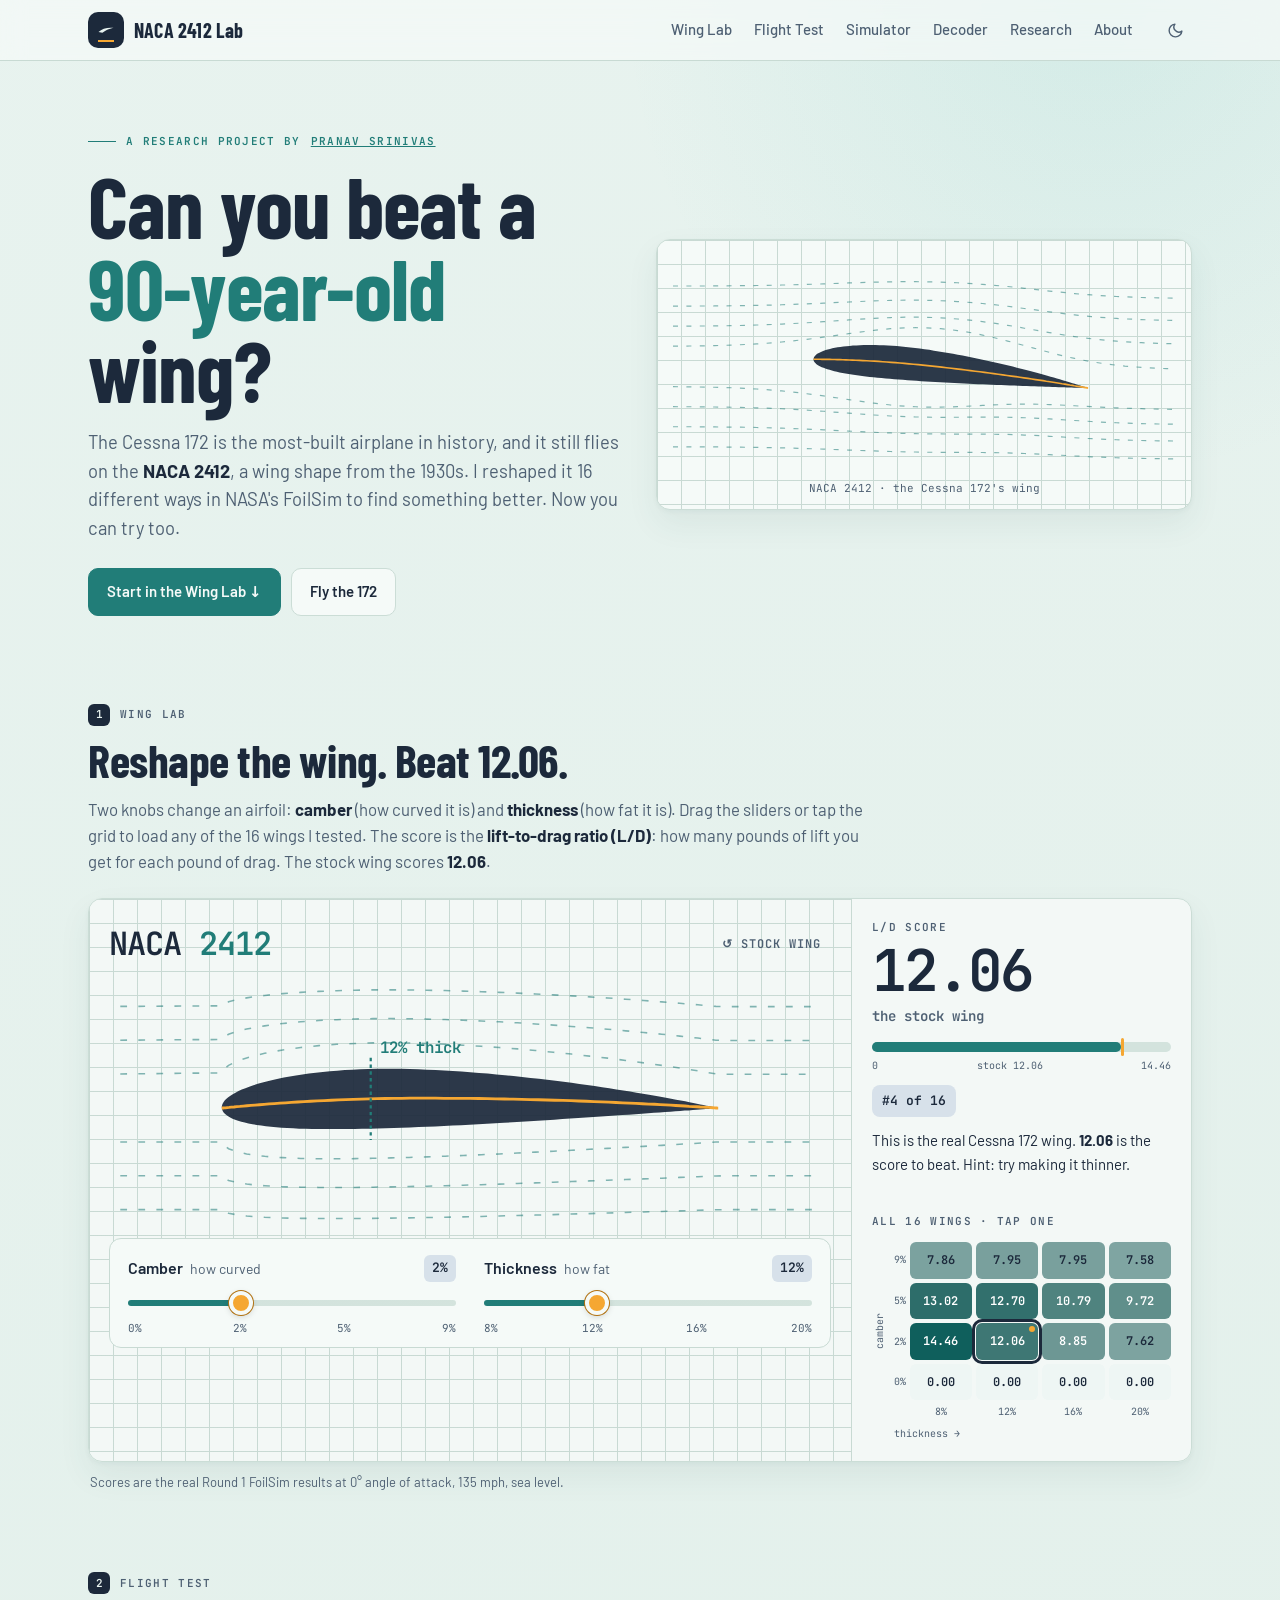
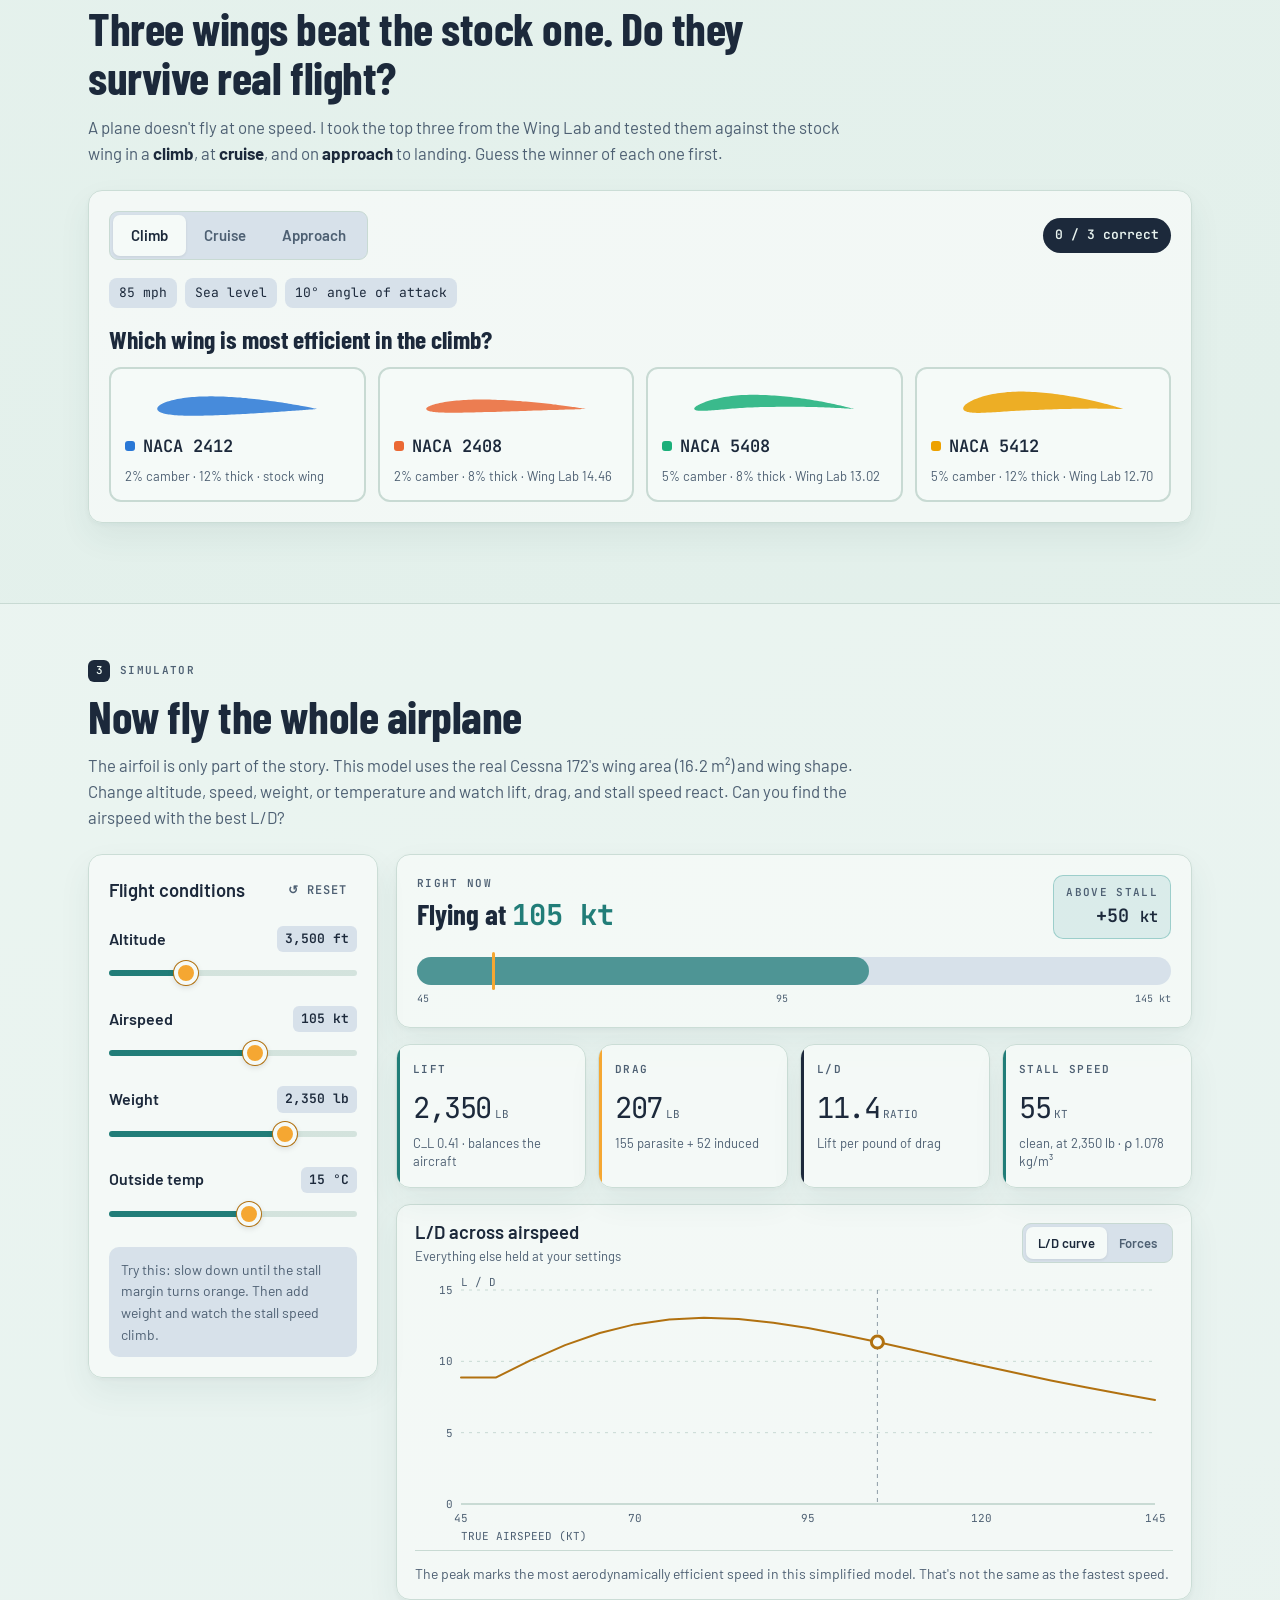
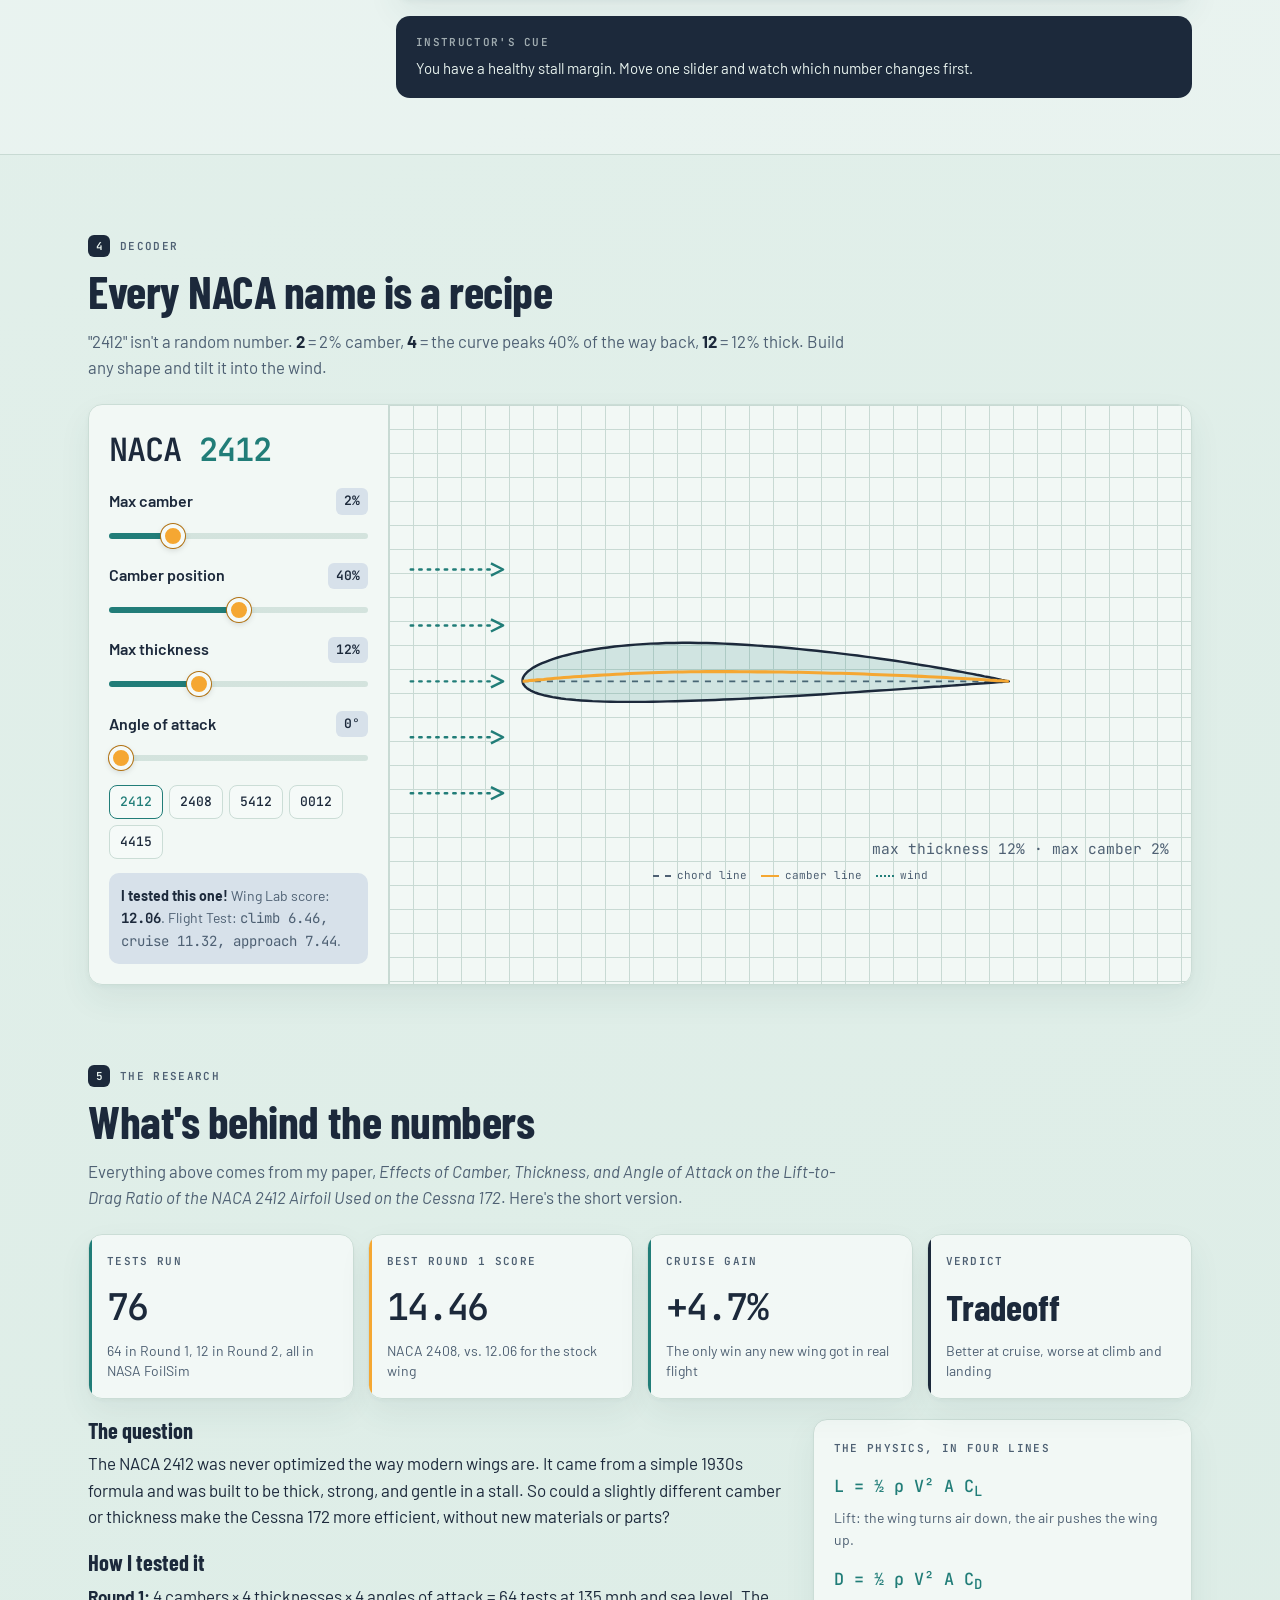
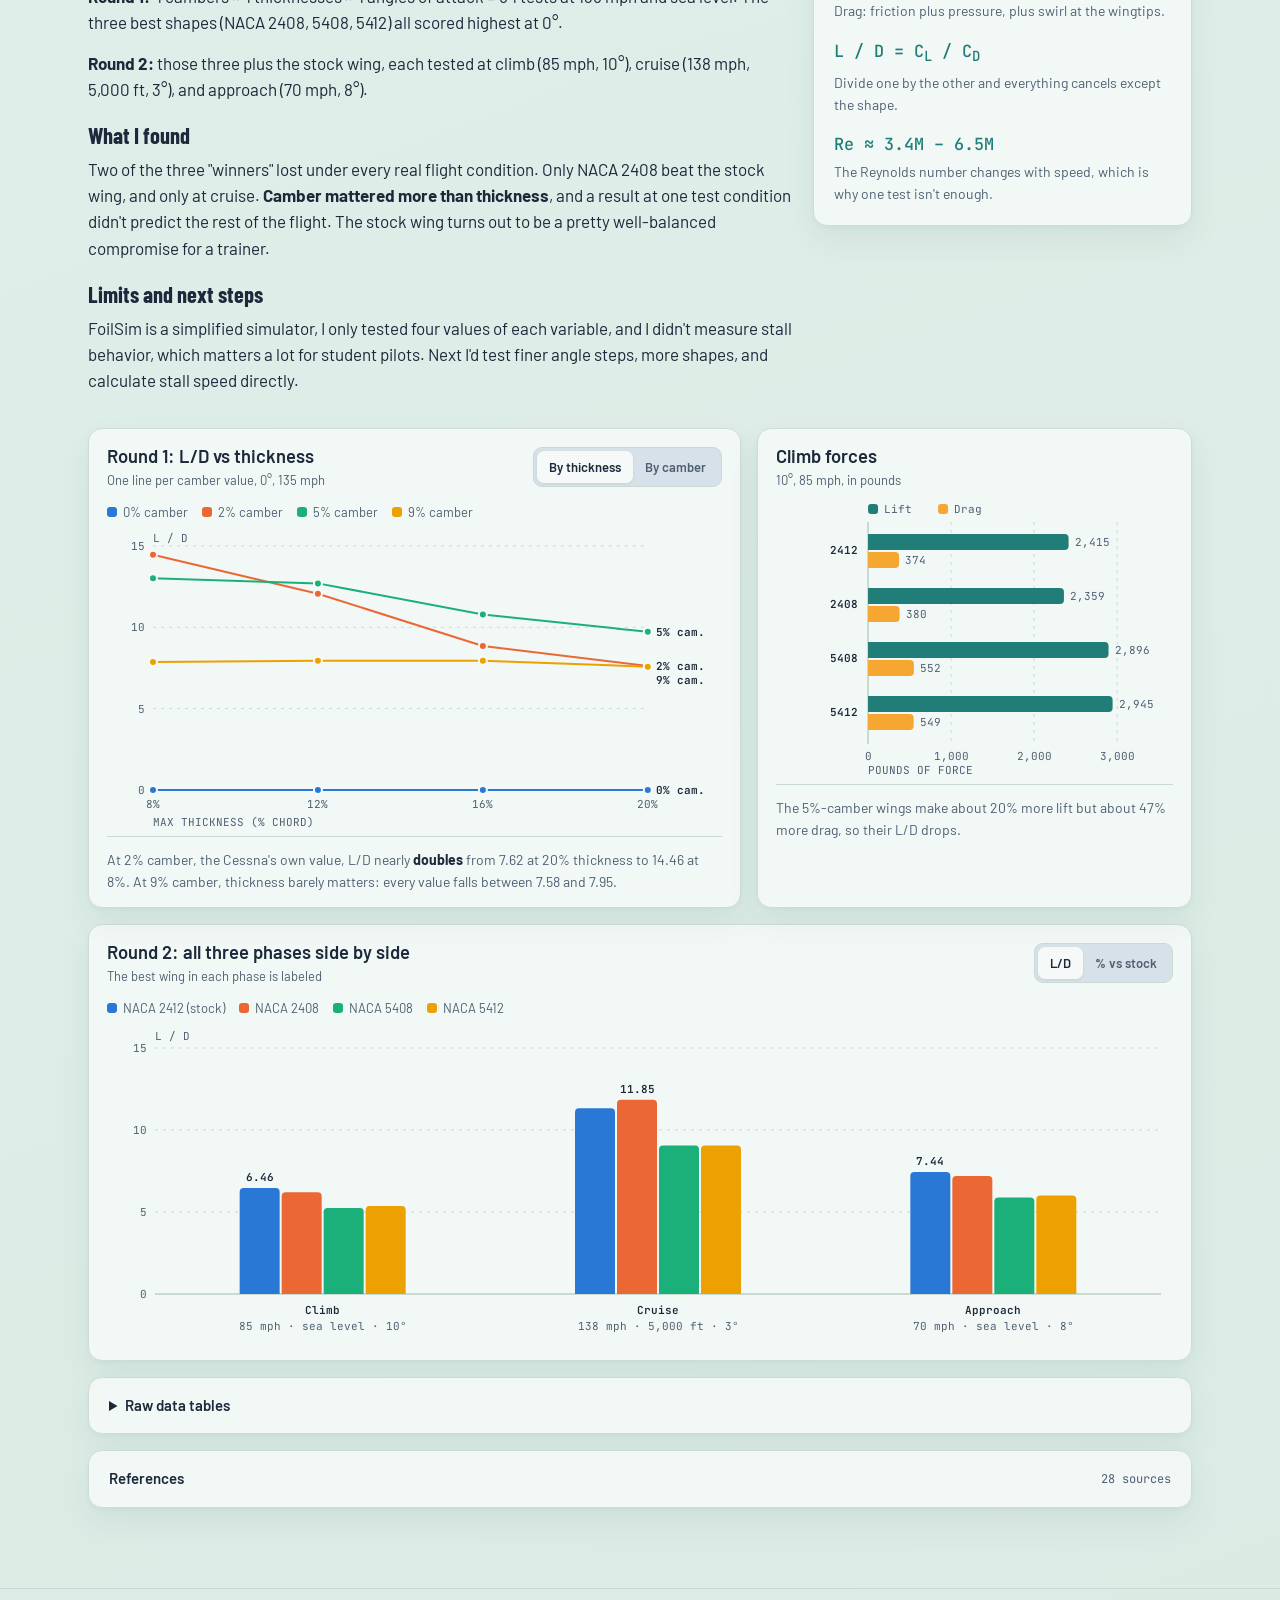
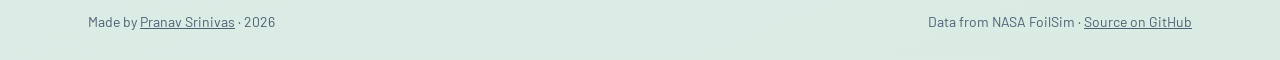
<file: index.html>
<!doctype html>
<html lang="en">
<head>
  <meta charset="utf-8" />
  <meta name="viewport" content="width=device-width, initial-scale=1" />
  <title>Can You Beat a 1930s Wing? · NACA 2412 Airfoil Study</title>
  <meta name="description" content="The Cessna 172 still flies on the NACA 2412 airfoil from the 1930s. Reshape it, flight-test it, and fly it, using real FoilSim results from Pranav Srinivas's research." />
  <meta property="og:title" content="Can You Beat a 1930s Wing?" />
  <meta property="og:description" content="Reshape the Cessna 172's NACA 2412 airfoil and test it against real FoilSim data." />
  <meta property="og:type" content="website" />
  <meta name="theme-color" content="#e6f1ec" />
  <link rel="icon" type="image/svg+xml" href="favicon.svg" />
  <link rel="preconnect" href="https://fonts.googleapis.com" />
  <link rel="preconnect" href="https://fonts.gstatic.com" crossorigin />
  <link href="https://fonts.googleapis.com/css2?family=Barlow:wght@400;500;600;700&family=Barlow+Condensed:wght@500;600;700&family=JetBrains+Mono:wght@400;500;600&display=swap" rel="stylesheet" />
  <link rel="stylesheet" href="css/styles.css" />
  <script>
    try { var t = localStorage.getItem('theme'); if (t) document.documentElement.dataset.theme = t; } catch (e) {}
  </script>
</head>
<body>
  <a class="skip" href="#lab">Skip to the Wing Lab</a>

  <header class="site-header">
    <div class="wrap header-inner">
      <a href="./" class="brand" aria-label="Home">
        <span class="brand-mark" aria-hidden="true">
          <svg viewBox="0 0 24 24" width="18" height="18"><path d="M2 14.5c4.5-4 11-6.2 20-5.5-6.5 1.6-11 3.6-14.8 6.6L2 14.5Z" fill="currentColor"/></svg>
        </span>
        <span class="brand-name">NACA 2412 Lab</span>
      </a>
      <nav class="nav" aria-label="Sections">
        <a href="#lab">Wing Lab</a>
        <a href="#flight">Flight Test</a>
        <a href="#simulator">Simulator</a>
        <a href="#decoder">Decoder</a>
        <a href="#research">Research</a>
        <a href="about.html">About</a>
      </nav>
      <a class="mobile-about" href="about.html">About</a>
      <button class="icon-btn" id="theme-toggle" aria-label="Toggle dark mode">
        <svg class="i-moon" viewBox="0 0 24 24" width="17" height="17" fill="none" stroke="currentColor" stroke-width="2" stroke-linecap="round" stroke-linejoin="round"><path d="M21 12.8A9 9 0 1 1 11.2 3a7 7 0 0 0 9.8 9.8Z"/></svg>
        <svg class="i-sun" viewBox="0 0 24 24" width="17" height="17" fill="none" stroke="currentColor" stroke-width="2" stroke-linecap="round"><circle cx="12" cy="12" r="4"/><path d="M12 2v2M12 20v2M4.9 4.9l1.4 1.4M17.7 17.7l1.4 1.4M2 12h2M20 12h2M4.9 19.1l1.4-1.4M17.7 6.3l1.4-1.4"/></svg>
      </button>
    </div>
  </header>

  <main>
    <!-- HERO -->
    <section class="hero wrap">
      <div class="hero-text">
        <div class="eyebrow accent-line">A research project by <a href="about.html">Pranav Srinivas</a></div>
        <h1>Can you beat a <span class="hl">90-year-old</span> wing?</h1>
        <p class="lede">The Cessna 172 is the most-built airplane in history, and it still flies on the <strong>NACA 2412</strong>, a wing shape from the 1930s. I reshaped it 16 different ways in NASA's FoilSim to find something better. Now you can try too.</p>
        <div class="hero-cta">
          <a class="btn btn-primary" href="#lab">Start in the Wing Lab ↓</a>
          <a class="btn" href="#simulator">Fly the 172</a>
        </div>
      </div>
      <figure class="hero-foil panel">
        <svg id="hero-foil" viewBox="0 0 600 260" role="img" aria-label="Animated airflow over a NACA 2412 airfoil"></svg>
        <figcaption class="mono">NACA 2412 · the Cessna 172's wing</figcaption>
      </figure>
    </section>

    <!-- WING LAB -->
    <section id="lab" class="wrap section">
      <div class="section-head">
        <div class="eyebrow"><span class="step">1</span> Wing Lab</div>
        <h2>Reshape the wing. Beat 12.06.</h2>
        <p class="sub">Two knobs change an airfoil: <strong>camber</strong> (how curved it is) and <strong>thickness</strong> (how fat it is). Drag the sliders or tap the grid to load any of the 16 wings I tested. The score is the <strong>lift-to-drag ratio (L/D)</strong>: how many pounds of lift you get for each pound of drag. The stock wing scores <strong>12.06</strong>.</p>
      </div>

      <div class="lab panel">
        <div class="lab-main">
          <div class="lab-top">
            <div class="naca-code mono">NACA <span id="lab-code">2412</span></div>
            <button class="link-btn mono" id="lab-reset">↺ Stock wing</button>
          </div>
          <svg id="lab-foil" viewBox="0 0 640 230" role="img" aria-label="Selected airfoil shape"></svg>
          <div class="lab-sliders">
            <div class="slider">
              <div class="slider-top"><label for="lab-camber">Camber <span class="hint">how curved</span></label><span class="chip mono"><span id="lab-camber-v">2</span>%</span></div>
              <input id="lab-camber" type="range" min="0" max="3" step="1" value="1" />
              <div class="ticks mono" aria-hidden="true"><span>0%</span><span>2%</span><span>5%</span><span>9%</span></div>
            </div>
            <div class="slider">
              <div class="slider-top"><label for="lab-thick">Thickness <span class="hint">how fat</span></label><span class="chip mono"><span id="lab-thick-v">12</span>%</span></div>
              <input id="lab-thick" type="range" min="0" max="3" step="1" value="1" />
              <div class="ticks mono" aria-hidden="true"><span>8%</span><span>12%</span><span>16%</span><span>20%</span></div>
            </div>
          </div>
        </div>

        <aside class="lab-side">
          <div class="score">
            <div class="eyebrow">L/D score</div>
            <div class="score-num mono" id="lab-ld">12.06</div>
            <div class="score-delta mono" id="lab-delta">stock wing</div>
            <div class="meter" aria-hidden="true">
              <div class="meter-fill" id="lab-meter"></div>
              <div class="meter-base" title="Stock wing: 12.06"></div>
            </div>
            <div class="meter-scale mono"><span>0</span><span>stock 12.06</span><span>14.46</span></div>
          </div>
          <div class="rank mono" id="lab-rank">#5 of 16</div>
          <p class="verdict" id="lab-verdict"></p>
          <div class="eyebrow grid-label">All 16 wings · tap one</div>
          <div class="grid-wrap">
            <div class="grid-ylabel mono">camber</div>
            <div class="lab-grid" id="lab-grid" role="group" aria-label="All 16 tested wings"></div>
            <div class="grid-xlabel mono">thickness →</div>
          </div>
        </aside>
      </div>
      <p class="fine">Scores are the real Round 1 FoilSim results at 0° angle of attack, 135 mph, sea level.</p>
    </section>

    <!-- FLIGHT TEST -->
    <section id="flight" class="wrap section">
      <div class="section-head">
        <div class="eyebrow"><span class="step">2</span> Flight Test</div>
        <h2>Three wings beat the stock one. Do they survive real flight?</h2>
        <p class="sub">A plane doesn't fly at one speed. I took the top three from the Wing Lab and tested them against the stock wing in a <strong>climb</strong>, at <strong>cruise</strong>, and on <strong>approach</strong> to landing. Guess the winner of each one first.</p>
      </div>

      <div class="flight panel">
        <div class="flight-head">
          <div class="seg seg-lg" role="tablist" aria-label="Flight phase" id="ft-tabs">
            <button data-ft="climb" role="tab">Climb</button>
            <button data-ft="cruise" role="tab">Cruise</button>
            <button data-ft="approach" role="tab">Approach</button>
          </div>
          <div class="score-pill mono" id="ft-score">0 / 3 correct</div>
        </div>
        <div class="ft-cond" id="ft-cond"></div>
        <h3 class="ft-q" id="ft-q"></h3>
        <div class="ft-cards" id="ft-cards"></div>
        <div class="ft-feedback" id="ft-feedback" aria-live="polite"></div>
      </div>
    </section>

    <!-- SIMULATOR -->
    <section id="simulator" class="section sim-band">
      <div class="wrap">
        <div class="section-head">
          <div class="eyebrow"><span class="step">3</span> Simulator</div>
          <h2>Now fly the whole airplane</h2>
          <p class="sub">The airfoil is only part of the story. This model uses the real Cessna 172's wing area (16.2 m²) and wing shape. Change altitude, speed, weight, or temperature and watch lift, drag, and stall speed react. Can you find the airspeed with the best L/D?</p>
        </div>

        <div class="sim">
          <aside class="panel sim-controls">
            <div class="sim-controls-head">
              <h3>Flight conditions</h3>
              <button class="link-btn mono" id="sim-reset">↺ Reset</button>
            </div>
            <div class="slider">
              <div class="slider-top"><label for="s-alt">Altitude</label><span class="chip mono"><span id="s-alt-v"></span> ft</span></div>
              <input id="s-alt" type="range" min="0" max="12000" step="100" value="3500" />
            </div>
            <div class="slider">
              <div class="slider-top"><label for="s-spd">Airspeed</label><span class="chip mono"><span id="s-spd-v"></span> kt</span></div>
              <input id="s-spd" type="range" min="45" max="145" step="1" value="105" />
            </div>
            <div class="slider">
              <div class="slider-top"><label for="s-wt">Weight</label><span class="chip mono"><span id="s-wt-v"></span> lb</span></div>
              <input id="s-wt" type="range" min="1800" max="2550" step="10" value="2350" />
            </div>
            <div class="slider">
              <div class="slider-top"><label for="s-tmp">Outside temp</label><span class="chip mono"><span id="s-tmp-v"></span> °C</span></div>
              <input id="s-tmp" type="range" min="-25" max="45" step="1" value="15" />
            </div>
            <p class="note">Try this: slow down until the stall margin turns orange. Then add weight and watch the stall speed climb.</p>
          </aside>

          <div class="sim-main">
            <div class="panel sim-picture">
              <div class="sim-pic-top">
                <div>
                  <div class="eyebrow">Right now</div>
                  <h3>Flying at <span class="hl mono" id="sim-spd-h">105 kt</span></h3>
                </div>
                <div class="margin-box" id="margin-box">
                  <div class="eyebrow">Above stall</div>
                  <div class="mono margin-val" id="margin-val">+0 kt</div>
                </div>
              </div>
              <div class="speed-bar" aria-hidden="true">
                <div class="speed-fill" id="speed-fill"></div>
                <div class="stall-mark" id="stall-mark"></div>
              </div>
              <div class="speed-scale mono"><span>45</span><span>95</span><span>145 kt</span></div>
            </div>

            <div class="metrics">
              <div class="panel metric m-primary"><div class="eyebrow">Lift</div><div class="metric-num mono" id="m-lift"></div><p id="m-lift-d"></p></div>
              <div class="panel metric m-accent"><div class="eyebrow">Drag</div><div class="metric-num mono" id="m-drag"></div><p id="m-drag-d"></p></div>
              <div class="panel metric m-ink"><div class="eyebrow">L/D</div><div class="metric-num mono" id="m-ld"></div><p>Lift per pound of drag</p></div>
              <div class="panel metric m-primary"><div class="eyebrow">Stall speed</div><div class="metric-num mono" id="m-stall"></div><p id="m-stall-d"></p></div>
            </div>

            <figure class="panel chart-card">
              <div class="chart-head">
                <div>
                  <h3 id="sim-chart-title">L/D across airspeed</h3>
                  <p class="chart-sub">Everything else held at your settings</p>
                </div>
                <div class="seg" role="tablist" aria-label="Simulator chart">
                  <button class="on" data-sim="ld" role="tab" aria-selected="true">L/D curve</button>
                  <button data-sim="forces" role="tab" aria-selected="false">Forces</button>
                </div>
              </div>
              <div class="legend" id="sim-legend"></div>
              <div class="chart" id="sim-chart"></div>
              <figcaption id="sim-cap"></figcaption>
            </figure>

            <div class="cue" id="sim-cue"></div>
          </div>
        </div>
      </div>
    </section>

    <!-- DECODER -->
    <section id="decoder" class="wrap section">
      <div class="section-head">
        <div class="eyebrow"><span class="step">4</span> Decoder</div>
        <h2>Every NACA name is a recipe</h2>
        <p class="sub">"2412" isn't a random number. <strong>2</strong> = 2% camber, <strong>4</strong> = the curve peaks 40% of the way back, <strong>12</strong> = 12% thick. Build any shape and tilt it into the wind.</p>
      </div>
      <div class="explorer panel">
        <div class="explorer-controls">
          <div class="naca-code mono" aria-live="polite">NACA <span id="code">2412</span></div>
          <div class="slider">
            <div class="slider-top"><label for="ex-camber">Max camber</label><span class="chip mono"><span id="ex-camber-v">2</span>%</span></div>
            <input id="ex-camber" type="range" min="0" max="9" step="1" value="2" />
          </div>
          <div class="slider">
            <div class="slider-top"><label for="ex-pos">Camber position</label><span class="chip mono"><span id="ex-pos-v">40</span>%</span></div>
            <input id="ex-pos" type="range" min="2" max="6" step="1" value="4" />
          </div>
          <div class="slider">
            <div class="slider-top"><label for="ex-thick">Max thickness</label><span class="chip mono"><span id="ex-thick-v">12</span>%</span></div>
            <input id="ex-thick" type="range" min="6" max="24" step="1" value="12" />
          </div>
          <div class="slider">
            <div class="slider-top"><label for="ex-aoa">Angle of attack</label><span class="chip mono"><span id="ex-aoa-v">0</span>°</span></div>
            <input id="ex-aoa" type="range" min="0" max="20" step="1" value="0" />
          </div>
          <div class="presets" role="group" aria-label="Famous shapes">
            <button data-preset="2412" class="preset">2412</button>
            <button data-preset="2408" class="preset">2408</button>
            <button data-preset="5412" class="preset">5412</button>
            <button data-preset="0012" class="preset">0012</button>
            <button data-preset="4415" class="preset">4415</button>
          </div>
          <div class="tested" id="tested"></div>
        </div>
        <div class="explorer-view">
          <svg id="foil" viewBox="0 0 640 300" role="img" aria-label="Airfoil cross-section"></svg>
          <div class="foil-legend mono">
            <span><i class="sw sw-chord"></i>chord line</span>
            <span><i class="sw sw-camber"></i>camber line</span>
            <span><i class="sw sw-flow"></i>wind</span>
          </div>
        </div>
      </div>
    </section>

    <!-- RESEARCH -->
    <section id="research" class="wrap section">
      <div class="section-head">
        <div class="eyebrow"><span class="step">5</span> The Research</div>
        <h2>What's behind the numbers</h2>
        <p class="sub">Everything above comes from my paper, <em>Effects of Camber, Thickness, and Angle of Attack on the Lift-to-Drag Ratio of the NACA 2412 Airfoil Used on the Cessna 172</em>. Here's the short version.</p>
      </div>

      <div class="stats">
        <article class="stat panel"><div class="eyebrow">Tests run</div><div class="stat-num mono">76</div><p>64 in Round 1, 12 in Round 2, all in NASA FoilSim</p></article>
        <article class="stat panel"><div class="eyebrow">Best Round 1 score</div><div class="stat-num mono">14.46</div><p>NACA 2408, vs. 12.06 for the stock wing</p></article>
        <article class="stat panel"><div class="eyebrow">Cruise gain</div><div class="stat-num mono">+4.7%</div><p>The only win any new wing got in real flight</p></article>
        <article class="stat panel"><div class="eyebrow">Verdict</div><div class="stat-num stat-word">Tradeoff</div><p>Better at cruise, worse at climb and landing</p></article>
      </div>

      <div class="two-col research-body">
        <div class="prose">
          <h3>The question</h3>
          <p>The NACA 2412 was never optimized the way modern wings are. It came from a simple 1930s formula and was built to be thick, strong, and gentle in a stall. So could a slightly different camber or thickness make the Cessna 172 more efficient, without new materials or parts?</p>
          <h3>How I tested it</h3>
          <p><strong>Round 1:</strong> 4 cambers × 4 thicknesses × 4 angles of attack = 64 tests at 135 mph and sea level. The three best shapes (NACA 2408, 5408, 5412) all scored highest at 0°.</p>
          <p><strong>Round 2:</strong> those three plus the stock wing, each tested at climb (85 mph, 10°), cruise (138 mph, 5,000 ft, 3°), and approach (70 mph, 8°).</p>
          <h3>What I found</h3>
          <p>Two of the three "winners" lost under every real flight condition. Only NACA 2408 beat the stock wing, and only at cruise. <strong>Camber mattered more than thickness</strong>, and a result at one test condition didn't predict the rest of the flight. The stock wing turns out to be a pretty well-balanced compromise for a trainer.</p>
          <h3>Limits and next steps</h3>
          <p>FoilSim is a simplified simulator, I only tested four values of each variable, and I didn't measure stall behavior, which matters a lot for student pilots. Next I'd test finer angle steps, more shapes, and calculate stall speed directly.</p>
        </div>
        <aside class="panel concept-stack">
          <div class="eyebrow">The physics, in four lines</div>
          <div class="concept"><div class="formula mono">L = ½ ρ V² A C<sub>L</sub></div><p>Lift: the wing turns air down, the air pushes the wing up.</p></div>
          <div class="concept"><div class="formula mono">D = ½ ρ V² A C<sub>D</sub></div><p>Drag: friction plus pressure, plus swirl at the wingtips.</p></div>
          <div class="concept"><div class="formula mono">L / D = C<sub>L</sub> / C<sub>D</sub></div><p>Divide one by the other and everything cancels except the shape.</p></div>
          <div class="concept"><div class="formula mono">Re ≈ 3.4M – 6.5M</div><p>The Reynolds number changes with speed, which is why one test isn't enough.</p></div>
        </aside>
      </div>

      <div class="chart-grid">
        <figure class="panel chart-card">
          <div class="chart-head">
            <div>
              <h3 id="r1-title">Round 1: L/D vs thickness</h3>
              <p class="chart-sub">One line per camber value, 0°, 135 mph</p>
            </div>
            <div class="seg" role="tablist" aria-label="X axis">
              <button class="on" data-r1="thickness" role="tab" aria-selected="true">By thickness</button>
              <button data-r1="camber" role="tab" aria-selected="false">By camber</button>
            </div>
          </div>
          <div class="legend" id="r1-legend"></div>
          <div class="chart" id="r1-chart"></div>
          <figcaption id="r1-cap"></figcaption>
        </figure>
        <figure class="panel chart-card">
          <div class="chart-head"><div><h3>Climb forces</h3><p class="chart-sub">10°, 85 mph, in pounds</p></div></div>
          <div class="chart" id="r2-forces"></div>
          <figcaption>The 5%-camber wings make about 20% more lift but about 47% more drag, so their L/D drops.</figcaption>
        </figure>
      </div>

      <figure class="panel chart-card wide">
        <div class="chart-head">
          <div>
            <h3>Round 2: all three phases side by side</h3>
            <p class="chart-sub">The best wing in each phase is labeled</p>
          </div>
          <div class="seg" role="tablist" aria-label="Measure">
            <button class="on" data-r2="ld" role="tab" aria-selected="true">L/D</button>
            <button data-r2="pct" role="tab" aria-selected="false">% vs stock</button>
          </div>
        </div>
        <div class="legend" id="r2-legend"></div>
        <div class="chart" id="r2-chart"></div>
      </figure>

      <details class="panel table-view">
        <summary>Raw data tables</summary>
        <div class="table-scroll"><table class="data" id="r1-table"></table></div>
        <div class="table-scroll"><table class="data" id="r2-table"></table></div>
      </details>

      <details class="panel refs">
        <summary><span>References</span> <span class="refs-count mono">28 sources</span></summary>
        <ol class="ref-list mono" id="ref-list"></ol>
      </details>
    </section>
  </main>

  <footer class="site-footer">
    <div class="wrap footer-inner">
      <span>Made by <a href="about.html">Pranav Srinivas</a> · 2026</span>
      <span>Data from NASA FoilSim · <a href="https://github.com/phsrinivas/naca2412-airfoil-study">Source on GitHub</a></span>
    </div>
  </footer>

  <div class="tip" id="tip" role="tooltip" hidden></div>
  <script src="js/theme.js"></script>
  <script src="js/data.js"></script>
  <script src="js/main.js"></script>
</body>
</html>
</file>
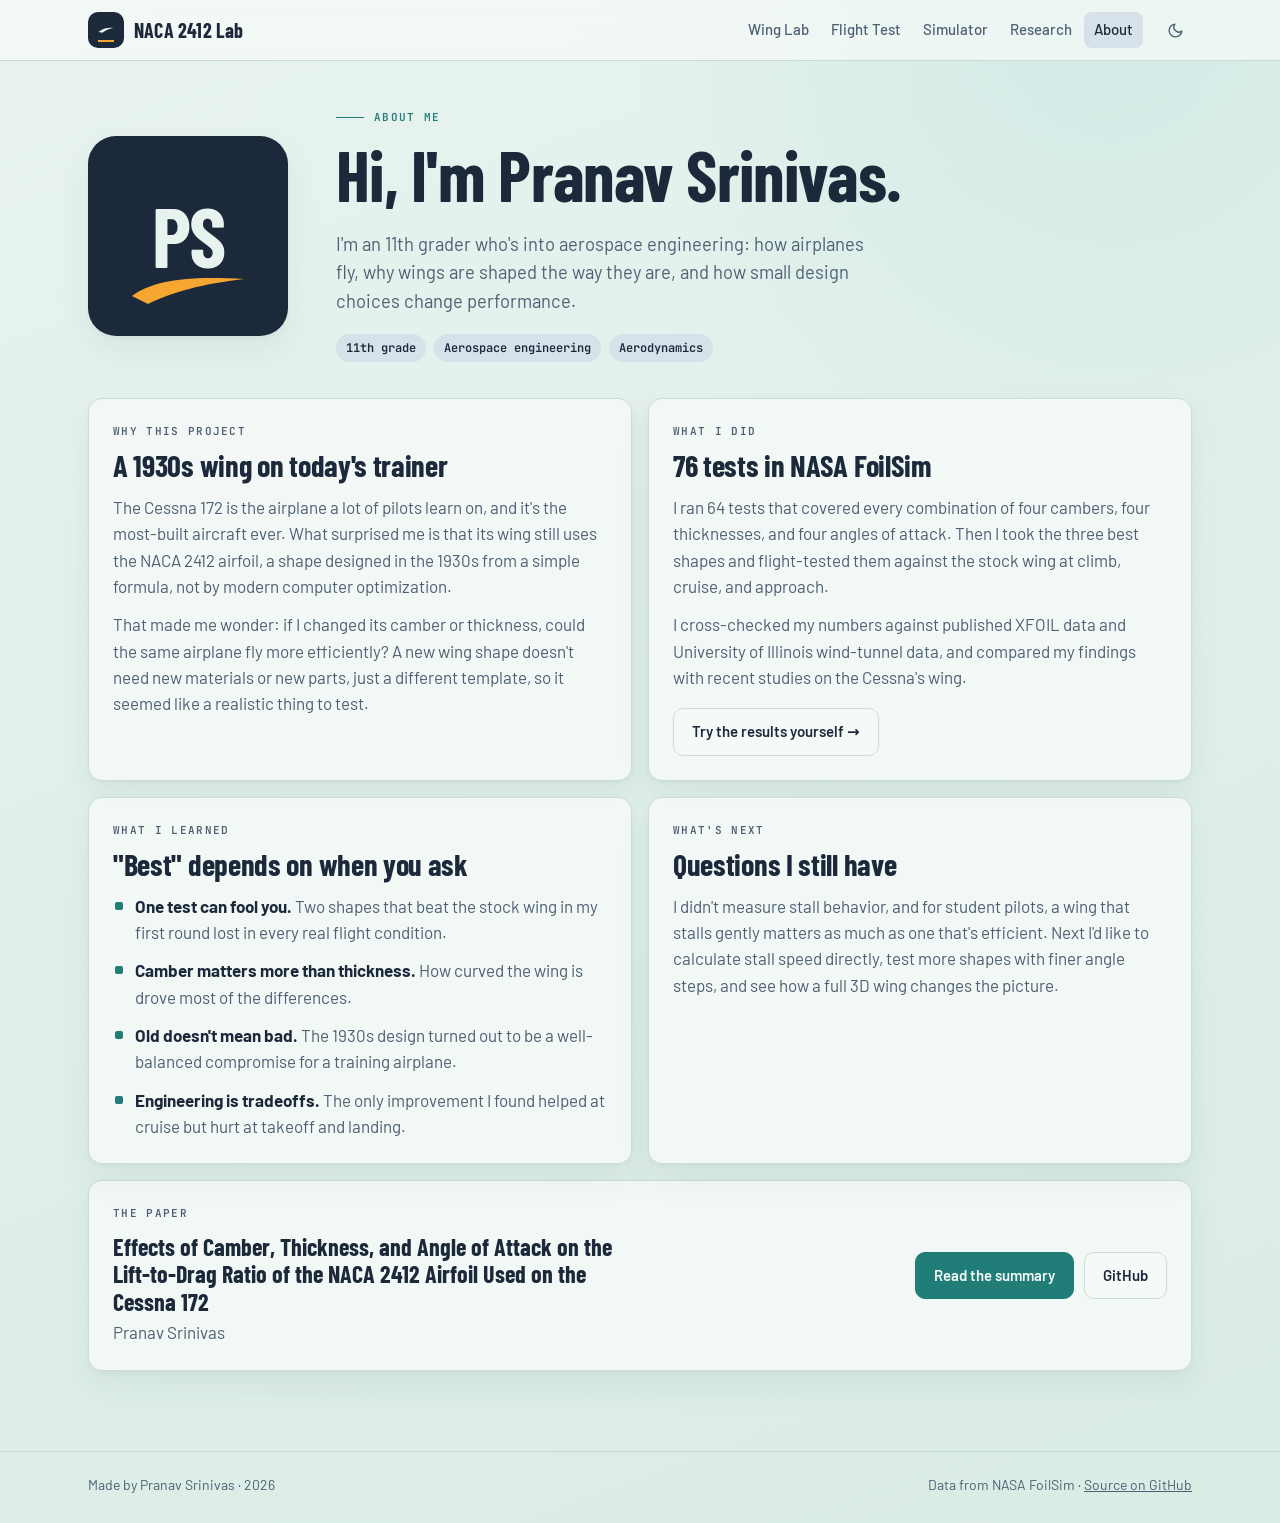
<file: about.html>
<!doctype html>
<html lang="en">
<head>
  <meta charset="utf-8" />
  <meta name="viewport" content="width=device-width, initial-scale=1" />
  <title>About Pranav Srinivas · NACA 2412 Lab</title>
  <meta name="description" content="Pranav Srinivas is an 11th grader interested in aerospace engineering. This is the story behind his NACA 2412 airfoil research." />
  <meta name="theme-color" content="#e6f1ec" />
  <link rel="icon" type="image/svg+xml" href="favicon.svg" />
  <link rel="preconnect" href="https://fonts.googleapis.com" />
  <link rel="preconnect" href="https://fonts.gstatic.com" crossorigin />
  <link href="https://fonts.googleapis.com/css2?family=Barlow:wght@400;500;600;700&family=Barlow+Condensed:wght@500;600;700&family=JetBrains+Mono:wght@400;500;600&display=swap" rel="stylesheet" />
  <link rel="stylesheet" href="css/styles.css" />
  <script>
    try { var t = localStorage.getItem('theme'); if (t) document.documentElement.dataset.theme = t; } catch (e) {}
  </script>
</head>
<body>
  <header class="site-header">
    <div class="wrap header-inner">
      <a href="./" class="brand" aria-label="Home">
        <span class="brand-mark" aria-hidden="true">
          <svg viewBox="0 0 24 24" width="18" height="18"><path d="M2 14.5c4.5-4 11-6.2 20-5.5-6.5 1.6-11 3.6-14.8 6.6L2 14.5Z" fill="currentColor"/></svg>
        </span>
        <span class="brand-name">NACA 2412 Lab</span>
      </a>
      <nav class="nav" aria-label="Pages">
        <a href="./#lab">Wing Lab</a>
        <a href="./#flight">Flight Test</a>
        <a href="./#simulator">Simulator</a>
        <a href="./#research">Research</a>
        <a href="about.html" aria-current="page">About</a>
      </nav>
      <button class="icon-btn" id="theme-toggle" aria-label="Toggle dark mode">
        <svg class="i-moon" viewBox="0 0 24 24" width="17" height="17" fill="none" stroke="currentColor" stroke-width="2" stroke-linecap="round" stroke-linejoin="round"><path d="M21 12.8A9 9 0 1 1 11.2 3a7 7 0 0 0 9.8 9.8Z"/></svg>
        <svg class="i-sun" viewBox="0 0 24 24" width="17" height="17" fill="none" stroke="currentColor" stroke-width="2" stroke-linecap="round"><circle cx="12" cy="12" r="4"/><path d="M12 2v2M12 20v2M4.9 4.9l1.4 1.4M17.7 17.7l1.4 1.4M2 12h2M20 12h2M4.9 19.1l1.4-1.4M17.7 6.3l1.4-1.4"/></svg>
      </button>
    </div>
  </header>

  <main class="wrap about">
    <section class="about-hero">
      <div class="monogram" aria-hidden="true">
        <span>PS</span>
        <svg viewBox="0 0 120 40" class="monogram-wing"><path d="M4 26c18-14 50-21 112-17-42 5-72 13-96 25L4 26Z" fill="currentColor"/></svg>
      </div>
      <div>
        <div class="eyebrow accent-line">About me</div>
        <h1>Hi, I'm Pranav Srinivas.</h1>
        <p class="lede">I'm an 11th grader who's into aerospace engineering: how airplanes fly, why wings are shaped the way they are, and how small design choices change performance.</p>
        <div class="tags">
          <span class="tag">11th grade</span>
          <span class="tag">Aerospace engineering</span>
          <span class="tag">Aerodynamics</span>
        </div>
      </div>
    </section>

    <section class="about-grid">
      <article class="panel about-card">
        <div class="eyebrow">Why this project</div>
        <h2>A 1930s wing on today's trainer</h2>
        <p>The Cessna 172 is the airplane a lot of pilots learn on, and it's the most-built aircraft ever. What surprised me is that its wing still uses the NACA 2412 airfoil, a shape designed in the 1930s from a simple formula, not by modern computer optimization.</p>
        <p>That made me wonder: if I changed its camber or thickness, could the same airplane fly more efficiently? A new wing shape doesn't need new materials or new parts, just a different template, so it seemed like a realistic thing to test.</p>
      </article>

      <article class="panel about-card">
        <div class="eyebrow">What I did</div>
        <h2>76 tests in NASA FoilSim</h2>
        <p>I ran 64 tests that covered every combination of four cambers, four thicknesses, and four angles of attack. Then I took the three best shapes and flight-tested them against the stock wing at climb, cruise, and approach.</p>
        <p>I cross-checked my numbers against published XFOIL data and University of Illinois wind-tunnel data, and compared my findings with recent studies on the Cessna's wing.</p>
        <a class="btn" href="./#lab">Try the results yourself →</a>
      </article>

      <article class="panel about-card">
        <div class="eyebrow">What I learned</div>
        <h2>"Best" depends on when you ask</h2>
        <ul class="checks">
          <li><b>One test can fool you.</b> Two shapes that beat the stock wing in my first round lost in every real flight condition.</li>
          <li><b>Camber matters more than thickness.</b> How curved the wing is drove most of the differences.</li>
          <li><b>Old doesn't mean bad.</b> The 1930s design turned out to be a well-balanced compromise for a training airplane.</li>
          <li><b>Engineering is tradeoffs.</b> The only improvement I found helped at cruise but hurt at takeoff and landing.</li>
        </ul>
      </article>

      <article class="panel about-card">
        <div class="eyebrow">What's next</div>
        <h2>Questions I still have</h2>
        <p>I didn't measure stall behavior, and for student pilots, a wing that stalls gently matters as much as one that's efficient. Next I'd like to calculate stall speed directly, test more shapes with finer angle steps, and see how a full 3D wing changes the picture.</p>
      </article>
    </section>

    <section class="panel about-paper">
      <div>
        <div class="eyebrow">The paper</div>
        <p class="paper-title">Effects of Camber, Thickness, and Angle of Attack on the Lift-to-Drag Ratio of the NACA 2412 Airfoil Used on the Cessna 172</p>
        <p class="paper-by">Pranav Srinivas</p>
      </div>
      <div class="about-links">
        <a class="btn btn-primary" href="./#research">Read the summary</a>
        <a class="btn" href="https://github.com/phsrinivas">GitHub</a>
      </div>
    </section>
  </main>

  <footer class="site-footer">
    <div class="wrap footer-inner">
      <span>Made by Pranav Srinivas · 2026</span>
      <span>Data from NASA FoilSim · <a href="https://github.com/phsrinivas/naca2412-airfoil-study">Source on GitHub</a></span>
    </div>
  </footer>
  <script src="js/theme.js"></script>
</body>
</html>
</file>
<file: css/styles.css>
/* Design tokens */
:root {
  color-scheme: light;
  --bg: hsl(158 31% 93%);
  --bg-2: hsl(156 30% 89%);
  --fg: hsl(214 35% 17%);
  --muted-fg: hsl(211 19% 38%);
  --border: hsl(158 19% 82%);
  --card: hsl(164 30% 97%);
  --card-border: hsl(158 21% 83%);
  --primary: hsl(177 58% 31%);
  --primary-soft: hsl(177 58% 37% / .12);
  --on-primary: hsl(164 32% 97%);
  --secondary: hsl(208 32% 88%);
  --muted: hsl(157 22% 86%);
  --accent: hsl(36 91% 58%);
  --accent-ink: hsl(36 83% 38%);
  --accent-soft: hsl(36 91% 58% / .16);
  --good: hsl(152 60% 32%);
  --bad: hsl(5 62% 46%);
  --grid: hsl(158 19% 82%);
  --axis: hsl(158 19% 68%);
  --shadow: 0 14px 32px rgba(37, 79, 79, .07), 0 2px 4px rgba(37, 79, 79, .04);
  /* categorical slots (light) */
  --s1: #2a78d6;
  --s2: #eb6834;
  --s3: #1baf7a;
  --s4: #eda100;
  --heat-0: #eef6f4;
  --heat-1: #0f5f5c;
  --heat-ink-hi: #ffffff;
  --heat-ink-lo: hsl(214 35% 17%);
  --font: 'Barlow', system-ui, sans-serif;
  --display: 'Barlow Condensed', 'Barlow', system-ui, sans-serif;
  --mono: 'JetBrains Mono', ui-monospace, monospace;
  --radius: 14px;
}
@media (prefers-color-scheme: dark) {
  :root:where(:not([data-theme="light"])) {
    color-scheme: dark;
    --bg: hsl(213 34% 11%);
    --bg-2: hsl(213 34% 13%);
    --fg: hsl(157 35% 91%);
    --muted-fg: hsl(211 17% 68%);
    --border: hsl(211 27% 25%);
    --card: hsl(213 29% 15%);
    --card-border: hsl(211 27% 25%);
    --primary: hsl(177 58% 48%);
    --primary-soft: hsl(177 58% 48% / .14);
    --on-primary: hsl(213 34% 12%);
    --secondary: hsl(211 25% 22%);
    --muted: hsl(211 25% 21%);
    --accent-ink: hsl(36 91% 62%);
    --good: hsl(152 55% 52%);
    --bad: hsl(5 70% 64%);
    --grid: hsl(211 27% 24%);
    --axis: hsl(211 22% 36%);
    --shadow: 0 14px 32px rgba(0, 0, 0, .25);
    --s1: #3987e5;
    --s2: #d95926;
    --s3: #199e70;
    --s4: #c98500;
    --heat-0: #1b2a33;
    --heat-1: #45c4bb;
    --heat-ink-hi: #0b1a1f;
    --heat-ink-lo: hsl(157 35% 91%);
  }
}
:root[data-theme="dark"] {
  color-scheme: dark;
  --bg: hsl(213 34% 11%);
  --bg-2: hsl(213 34% 13%);
  --fg: hsl(157 35% 91%);
  --muted-fg: hsl(211 17% 68%);
  --border: hsl(211 27% 25%);
  --card: hsl(213 29% 15%);
  --card-border: hsl(211 27% 25%);
  --primary: hsl(177 58% 48%);
  --primary-soft: hsl(177 58% 48% / .14);
  --on-primary: hsl(213 34% 12%);
  --secondary: hsl(211 25% 22%);
  --muted: hsl(211 25% 21%);
  --accent-ink: hsl(36 91% 62%);
  --good: hsl(152 55% 52%);
  --bad: hsl(5 70% 64%);
  --grid: hsl(211 27% 24%);
  --axis: hsl(211 22% 36%);
  --shadow: 0 14px 32px rgba(0, 0, 0, .25);
  --s1: #3987e5;
  --s2: #d95926;
  --s3: #199e70;
  --s4: #c98500;
  --heat-0: #1b2a33;
  --heat-1: #45c4bb;
  --heat-ink-hi: #0b1a1f;
  --heat-ink-lo: hsl(157 35% 91%);
}

* { box-sizing: border-box; }
html { scroll-behavior: smooth; scroll-padding-top: 76px; }
body {
  margin: 0;
  font-family: var(--font);
  font-size: 17px;
  color: var(--fg);
  background: radial-gradient(circle at 86% 0%, hsl(177 45% 50% / .12), transparent 30rem), linear-gradient(160deg, var(--bg), var(--bg-2));
  background-color: var(--bg);
  min-height: 100vh;
  line-height: 1.55;
  -webkit-font-smoothing: antialiased;
}
a { color: var(--primary); }
button, input { font: inherit; color: inherit; }
button { cursor: pointer; }
h1, h2, h3 { line-height: 1.05; margin: 0; }
h1, h2 { font-family: var(--display); font-weight: 700; letter-spacing: -.01em; }
h2 { font-size: clamp(2rem, 4vw, 2.9rem); }
h3 { font-size: 1.15rem; font-weight: 600; }
.mono { font-family: var(--mono); }
.wrap { max-width: 1160px; margin: 0 auto; padding: 0 16px; }
@media (min-width: 640px) { .wrap { padding: 0 28px; } }
.skip { position: absolute; left: -999px; }
.skip:focus { left: 12px; top: 12px; z-index: 99; background: var(--card); padding: 8px 12px; border-radius: 8px; }
:focus-visible { outline: 3px solid hsl(36 91% 58% / .6); outline-offset: 2px; }

.eyebrow { font-family: var(--mono); text-transform: uppercase; letter-spacing: .12em; font-size: 11px; font-weight: 600; color: var(--muted-fg); display: flex; align-items: center; gap: 10px; }
.eyebrow a { color: inherit; }
.accent-line { color: var(--primary); }
.accent-line::before { content: ""; width: 28px; height: 1px; background: currentColor; }
.step { display: inline-grid; place-items: center; width: 22px; height: 22px; border-radius: 6px; background: var(--fg); color: var(--bg); font-size: 11px; letter-spacing: 0; }
.hl { color: var(--primary); }
.panel { background: color-mix(in srgb, var(--card) 88%, transparent); border: 1px solid var(--card-border); border-radius: var(--radius); box-shadow: var(--shadow); }
.fine { font-size: 13px; color: var(--muted-fg); margin: 10px 2px 0; }

/* header */
.site-header { position: sticky; top: 0; z-index: 20; backdrop-filter: blur(12px); background: color-mix(in srgb, var(--card) 72%, transparent); border-bottom: 1px solid var(--border); }
.header-inner { display: flex; align-items: center; gap: 16px; height: 60px; }
.brand { display: flex; align-items: center; gap: 10px; text-decoration: none; color: var(--fg); margin-right: auto; }
.brand-mark { position: relative; display: grid; place-items: center; width: 36px; height: 36px; border-radius: 10px; background: var(--fg); color: var(--bg); }
.brand-mark::after { content: ""; position: absolute; bottom: 6px; width: 16px; height: 2px; background: var(--accent); }
.brand-name { font-family: var(--display); font-weight: 700; font-size: 20px; letter-spacing: .01em; }
.nav { display: none; gap: 2px; }
.nav a { color: var(--muted-fg); text-decoration: none; font-size: 15px; font-weight: 500; padding: 6px 10px; border-radius: 8px; }
.nav a:hover, .nav a[aria-current="page"] { color: var(--fg); background: var(--secondary); }
@media (min-width: 900px) { .nav { display: flex; } }
.mobile-about { font-weight: 600; font-size: 15px; text-decoration: none; }
@media (min-width: 900px) { .mobile-about { display: none; } }
.icon-btn { border: 0; background: transparent; color: var(--muted-fg); padding: 8px; border-radius: 8px; display: grid; place-items: center; }
.icon-btn:hover { background: var(--secondary); color: var(--fg); }
.i-sun { display: none; }
:root[data-theme="dark"] .i-sun { display: block; }
:root[data-theme="dark"] .i-moon { display: none; }
@media (prefers-color-scheme: dark) {
  :root:not([data-theme="light"]) .i-sun { display: block; }
  :root:not([data-theme="light"]) .i-moon { display: none; }
}

/* hero */
.hero { display: grid; gap: 32px; padding-top: 44px; padding-bottom: 8px; align-items: center; }
@media (min-width: 960px) { .hero { grid-template-columns: 1fr 1fr; padding-top: 72px; } }
.hero h1 { font-size: clamp(3rem, 7.5vw, 5.4rem); margin-top: 14px; line-height: .95; }
.lede { color: var(--muted-fg); font-size: 1.15rem; max-width: 54ch; margin: 18px 0 0; }
.lede strong { color: var(--fg); }
.hero-cta { display: flex; flex-wrap: wrap; gap: 10px; margin-top: 26px; }
.btn { display: inline-flex; align-items: center; gap: 8px; padding: 11px 18px; border-radius: 10px; border: 1px solid var(--card-border); background: var(--card); color: var(--fg); text-decoration: none; font-weight: 600; font-size: 15px; }
.btn:hover { border-color: var(--primary); }
.btn-primary { background: var(--primary); border-color: var(--primary); color: var(--on-primary); }
.btn-primary:hover { filter: brightness(1.08); }
.hero-foil { margin: 0; padding: 16px 16px 12px; background-image: linear-gradient(var(--grid) 1px, transparent 1px), linear-gradient(90deg, var(--grid) 1px, transparent 1px); background-size: 24px 24px; background-color: var(--card); }
.hero-foil svg { width: 100%; height: auto; display: block; }
.hero-foil figcaption { font-size: 11px; color: var(--muted-fg); text-align: center; margin-top: 6px; }
.flow { fill: none; stroke: var(--primary); stroke-width: 1.4; opacity: .55; stroke-dasharray: 6 10; animation: flow 1.6s linear infinite; }
@keyframes flow { to { stroke-dashoffset: -32; } }
@media (prefers-reduced-motion: reduce) { .flow { animation: none; } html { scroll-behavior: auto; } }

/* sections */
.section { padding-top: 80px; }
.section-head { max-width: 780px; margin-bottom: 24px; }
.section-head h2 { margin-top: 10px; }
.section-head .sub { color: var(--muted-fg); margin: 12px 0 0; font-size: 1.05rem; }
.section-head .sub strong { color: var(--fg); }
.two-col { display: grid; gap: 20px; align-items: start; }
@media (min-width: 900px) { .two-col { grid-template-columns: 1.3fr .7fr; } }
.prose p { margin: 0 0 14px; }
.prose h3 { margin: 22px 0 8px; font-family: var(--display); font-size: 1.4rem; font-weight: 700; }
.prose h3:first-child { margin-top: 0; }
.checks { list-style: none; padding: 0; margin: 12px 0 0; display: grid; gap: 12px; }
.checks li { padding-left: 22px; position: relative; color: var(--muted-fg); }
.checks li::before { content: ""; position: absolute; left: 2px; top: 9px; width: 8px; height: 8px; border-radius: 2px; background: var(--primary); }
.checks b { color: var(--fg); }

/* sliders */
.slider { display: grid; gap: 8px; }
.slider-top { display: flex; justify-content: space-between; align-items: center; gap: 10px; }
.slider label { font-size: 16px; font-weight: 600; }
.hint { font-weight: 400; color: var(--muted-fg); font-size: 14px; margin-left: 4px; }
.chip { font-size: 13px; font-weight: 600; background: var(--secondary); border-radius: 6px; padding: 3px 8px; white-space: nowrap; }
input[type=range] { -webkit-appearance: none; appearance: none; width: 100%; height: 6px; border-radius: 99px; outline: none; background: linear-gradient(90deg, var(--primary) var(--p, 40%), var(--muted) var(--p, 40%)); margin: 10px 0; cursor: pointer; }
input[type=range]::-webkit-slider-thumb { -webkit-appearance: none; width: 24px; height: 24px; border-radius: 50%; background: var(--accent); border: 4px solid var(--card); box-shadow: 0 0 0 1px var(--accent-ink), 0 2px 6px rgba(0,0,0,.15); cursor: grab; }
input[type=range]::-moz-range-thumb { width: 16px; height: 16px; border-radius: 50%; background: var(--accent); border: 4px solid var(--card); box-shadow: 0 0 0 1px var(--accent-ink); cursor: grab; }
.ticks { display: flex; justify-content: space-between; font-size: 11px; color: var(--muted-fg); margin-top: -4px; }
.naca-code { font-size: 2rem; font-weight: 600; letter-spacing: -.03em; }
.naca-code span { color: var(--primary); }
.link-btn { border: 0; background: transparent; color: var(--muted-fg); font-size: 12px; font-weight: 600; text-transform: uppercase; letter-spacing: .08em; padding: 6px 10px; border-radius: 6px; }
.link-btn:hover { background: var(--secondary); color: var(--fg); }

/* wing lab */
.lab { display: grid; overflow: hidden; }
@media (min-width: 960px) { .lab { grid-template-columns: minmax(0, 1fr) 340px; } }
.lab-main { padding: 20px 20px 22px; min-width: 0; background-image: linear-gradient(var(--grid) 1px, transparent 1px), linear-gradient(90deg, var(--grid) 1px, transparent 1px); background-size: 24px 24px; }
.lab-top { display: flex; justify-content: space-between; align-items: center; gap: 12px; }
#lab-foil { width: 100%; height: auto; display: block; margin: 6px 0 4px; }
.lab-sliders { display: grid; gap: 18px; background: var(--card); border: 1px solid var(--border); border-radius: 12px; padding: 16px 18px 10px; }
@media (min-width: 640px) { .lab-sliders { grid-template-columns: 1fr 1fr; gap: 28px; } }
.lab-side { padding: 20px; border-top: 1px solid var(--border); display: grid; gap: 12px; align-content: start; }
@media (min-width: 960px) { .lab-side { border-top: 0; border-left: 1px solid var(--border); } }
.score-num { font-size: 3.6rem; font-weight: 600; letter-spacing: -.05em; line-height: 1; margin-top: 6px; transition: color .2s; }
.score-delta { font-size: 14px; font-weight: 600; margin-top: 6px; color: var(--muted-fg); }
.score-delta.up { color: var(--good); }
.score-delta.down { color: var(--bad); }
.meter { position: relative; height: 10px; border-radius: 99px; background: var(--muted); margin-top: 14px; }
.meter-fill { position: absolute; inset: 0 auto 0 0; border-radius: 99px; background: var(--primary); transition: width .3s ease, background .3s; }
.meter-fill.up { background: var(--good); }
.meter-base { position: absolute; top: -4px; bottom: -4px; width: 3px; border-radius: 2px; background: var(--accent); left: calc(12.06 / 14.46 * 100%); }
.meter-scale { display: flex; justify-content: space-between; font-size: 10px; color: var(--muted-fg); margin-top: 6px; }
.rank { font-size: 13px; font-weight: 600; background: var(--secondary); border-radius: 8px; padding: 6px 10px; justify-self: start; }
.verdict { margin: 0; font-size: 15px; min-height: 4.5em; }
.grid-label { margin-top: 4px; }
.grid-wrap { display: grid; grid-template-columns: auto 1fr; grid-template-rows: 1fr auto; gap: 6px; }
.grid-ylabel { writing-mode: vertical-rl; transform: rotate(180deg); font-size: 10px; color: var(--muted-fg); text-align: center; }
.grid-xlabel { grid-column: 2; font-size: 10px; color: var(--muted-fg); }
.lab-grid { display: grid; grid-template-columns: auto repeat(4, 1fr); gap: 4px; font-family: var(--mono); }
.lab-grid .ax { font-size: 10px; color: var(--muted-fg); display: grid; place-items: center; }
.lab-grid button { border: 0; border-radius: 6px; padding: 9px 0; font-size: 12px; font-weight: 600; font-family: var(--mono); position: relative; transition: transform .12s; }
.lab-grid button:hover { transform: scale(1.06); z-index: 1; }
.lab-grid button.on { outline: 3px solid var(--fg); outline-offset: 1px; z-index: 2; }
.lab-grid button.base::after { content: ""; position: absolute; top: 3px; right: 3px; width: 6px; height: 6px; border-radius: 50%; background: var(--accent); }

/* flight test */
.flight { padding: 20px; }
.flight-head { display: flex; flex-wrap: wrap; justify-content: space-between; align-items: center; gap: 12px; }
.seg { display: inline-flex; border: 1px solid var(--border); background: var(--secondary); border-radius: 9px; padding: 3px; }
.seg button { border: 0; background: transparent; padding: 6px 12px; border-radius: 7px; font-size: 13px; font-weight: 600; color: var(--muted-fg); }
.seg button.on { background: var(--card); color: var(--fg); box-shadow: 0 1px 3px rgba(0,0,0,.08); }
.seg-lg button { padding: 9px 18px; font-size: 15px; }
.seg button .done { color: var(--good); margin-left: 4px; }
.score-pill { font-size: 13px; font-weight: 600; padding: 7px 12px; border-radius: 99px; background: var(--fg); color: var(--bg); }
.ft-cond { display: flex; flex-wrap: wrap; gap: 8px; margin-top: 18px; }
.ft-cond span { font-family: var(--mono); font-size: 13px; background: var(--secondary); padding: 5px 10px; border-radius: 8px; }
.ft-q { font-family: var(--display); font-size: 1.6rem; font-weight: 700; margin: 18px 0 14px; }
.ft-cards { display: grid; gap: 12px; grid-template-columns: repeat(auto-fit, minmax(200px, 1fr)); }
.ft-card { text-align: left; border: 2px solid var(--border); background: var(--card); border-radius: 12px; padding: 14px; display: grid; gap: 6px; transition: border-color .15s, transform .15s; }
.ft-card:hover:not(:disabled) { border-color: var(--primary); transform: translateY(-2px); }
.ft-card:disabled { cursor: default; }
.ft-card svg { width: 100%; height: 44px; }
.ft-name { font-family: var(--mono); font-weight: 600; display: flex; align-items: center; gap: 8px; }
.ft-name i { width: 10px; height: 10px; border-radius: 3px; display: inline-block; }
.ft-meta { font-size: 13px; color: var(--muted-fg); }
.ft-result { display: none; gap: 4px; }
.revealed .ft-result { display: grid; }
.ft-bar { height: 8px; border-radius: 4px; background: var(--muted); overflow: hidden; }
.ft-bar i { display: block; height: 100%; border-radius: 4px; width: 0; transition: width .6s ease; }
.ft-val { font-family: var(--mono); font-size: 1.3rem; font-weight: 600; letter-spacing: -.03em; }
.ft-val small { font-size: 12px; color: var(--muted-fg); margin-left: 6px; letter-spacing: 0; }
.ft-card.winner { border-color: var(--good); }
.ft-card .badge { font-family: var(--mono); font-size: 11px; font-weight: 600; text-transform: uppercase; letter-spacing: .06em; justify-self: start; padding: 2px 8px; border-radius: 99px; }
.badge.win { background: color-mix(in srgb, var(--good) 18%, transparent); color: var(--good); }
.badge.pick { background: var(--secondary); color: var(--fg); }
.ft-feedback { margin-top: 16px; }
.ft-feedback:empty { display: none; }
.ft-msg { border-radius: 12px; padding: 14px 16px; background: var(--secondary); display: flex; flex-wrap: wrap; align-items: center; gap: 12px; justify-content: space-between; }
.ft-msg p { margin: 0; flex: 1 1 320px; }
.ft-msg.final { background: var(--fg); color: var(--bg); }
.ft-msg.final .btn { background: var(--bg); color: var(--fg); border-color: var(--bg); }

/* decoder */
.explorer { display: grid; overflow: hidden; }
@media (min-width: 900px) { .explorer { grid-template-columns: 300px 1fr; } }
.explorer-controls { padding: 20px; display: grid; gap: 14px; align-content: start; border-bottom: 1px solid var(--border); }
@media (min-width: 900px) { .explorer-controls { border-bottom: 0; border-right: 1px solid var(--border); } }
.explorer-view { padding: 12px; background-image: linear-gradient(var(--grid) 1px, transparent 1px), linear-gradient(90deg, var(--grid) 1px, transparent 1px); background-size: 24px 24px; display: flex; flex-direction: column; justify-content: center; min-width: 0; }
.explorer-view svg { width: 100%; height: auto; display: block; }
.foil-legend { display: flex; flex-wrap: wrap; gap: 14px; justify-content: center; font-size: 11px; color: var(--muted-fg); padding: 4px 0 6px; }
.sw { display: inline-block; width: 18px; height: 0; border-top: 2px solid; vertical-align: middle; margin-right: 6px; }
.sw-chord { border-color: var(--muted-fg); border-top-style: dashed; }
.sw-camber { border-color: var(--accent); }
.sw-flow { border-color: var(--primary); border-top-style: dotted; }
.presets { display: flex; flex-wrap: wrap; gap: 6px; }
.preset { border: 1px solid var(--card-border); background: var(--card); border-radius: 8px; padding: 6px 10px; font-size: 13px; font-family: var(--mono); font-weight: 500; }
.preset:hover, .preset.on { border-color: var(--primary); color: var(--primary); }
.tested { font-size: 14px; border-radius: 10px; padding: 12px; background: var(--secondary); color: var(--muted-fg); min-height: 64px; }
.tested strong { color: var(--fg); }
@media (max-width: 600px) { .foil-note { display: none; } }

/* simulator */
.sim-band { margin-top: 80px; padding: 0 0 56px; background: color-mix(in srgb, var(--card) 35%, transparent); border-top: 1px solid var(--border); border-bottom: 1px solid var(--border); }
.sim-band .section-head { padding-top: 56px; }
.sim { display: grid; gap: 18px; align-items: start; }
@media (min-width: 960px) { .sim { grid-template-columns: 290px minmax(0, 1fr); } .sim-controls { position: sticky; top: 80px; } }
.sim-controls { padding: 20px; display: grid; gap: 20px; }
.sim-controls-head { display: flex; justify-content: space-between; align-items: center; }
.note { margin: 0; font-size: 14px; color: var(--muted-fg); background: var(--secondary); padding: 12px; border-radius: 10px; }
.sim-main { display: grid; gap: 16px; min-width: 0; }
.sim-picture { padding: 20px; }
.sim-pic-top { display: flex; flex-wrap: wrap; gap: 12px; justify-content: space-between; align-items: flex-start; margin-bottom: 18px; }
.sim-pic-top h3 { font-family: var(--display); font-size: 1.8rem; font-weight: 700; margin-top: 6px; }
.margin-box { border: 1px solid; border-radius: 10px; padding: 8px 12px; text-align: right; }
.margin-box .eyebrow { justify-content: flex-end; }
.margin-box.ok { border-color: hsl(177 58% 37% / .35); background: var(--primary-soft); }
.margin-box.warn { border-color: hsl(36 91% 58% / .6); background: var(--accent-soft); }
.margin-val { font-size: 1.15rem; font-weight: 600; }
.speed-bar { position: relative; height: 28px; border-radius: 99px; background: var(--secondary); }
.speed-fill { position: absolute; inset: 0 auto 0 0; border-radius: 99px; background: color-mix(in srgb, var(--primary) 75%, transparent); transition: width .25s; }
.stall-mark { position: absolute; top: -5px; bottom: -5px; width: 3px; border-radius: 2px; background: var(--accent); transition: left .25s; }
.speed-scale { display: flex; justify-content: space-between; font-size: 10px; color: var(--muted-fg); margin-top: 6px; }
.metrics { display: grid; gap: 12px; grid-template-columns: repeat(2, minmax(0, 1fr)); }
@media (min-width: 1100px) { .metrics { grid-template-columns: repeat(4, minmax(0, 1fr)); } }
.metric { padding: 16px; position: relative; overflow: hidden; }
.metric::before { content: ""; position: absolute; inset: 0 auto 0 0; width: 3px; }
.m-primary::before { background: var(--primary); }
.m-accent::before { background: var(--accent); }
.m-ink::before { background: var(--fg); }
.metric-num { font-size: 1.8rem; letter-spacing: -.05em; margin-top: 8px; }
.metric-num small { font-size: 11px; color: var(--muted-fg); letter-spacing: 0; margin-left: 4px; text-transform: uppercase; }
.metric p { margin: 4px 0 0; font-size: 13px; color: var(--muted-fg); line-height: 1.4; }
.cue { background: var(--fg); color: var(--bg); border-radius: var(--radius); padding: 18px 20px; font-size: 15px; }
.cue .eyebrow { color: color-mix(in srgb, var(--bg) 65%, transparent); margin-bottom: 6px; }

/* research */
.stats { display: grid; gap: 14px; grid-template-columns: repeat(auto-fit, minmax(220px, 1fr)); margin-bottom: 20px; }
.stat { padding: 18px 18px 16px; position: relative; overflow: hidden; }
.stat::before { content: ""; position: absolute; inset: 0 auto 0 0; width: 3px; background: var(--primary); }
.stat:nth-child(2)::before { background: var(--accent); }
.stat:nth-child(4)::before { background: var(--fg); }
.stat-num { font-size: 2.3rem; letter-spacing: -.05em; margin-top: 8px; font-weight: 500; }
.stat-word { font-family: var(--display); letter-spacing: 0; font-weight: 700; }
.stat p { margin: 6px 0 0; font-size: 14px; color: var(--muted-fg); line-height: 1.45; }
.research-body { margin-bottom: 20px; }
.concept-stack { padding: 20px; display: grid; gap: 16px; }
.concept .formula { font-size: 1.05rem; color: var(--primary); font-weight: 500; }
.concept p { margin: 4px 0 0; color: var(--muted-fg); font-size: 14px; }

/* charts */
.chart-grid { display: grid; gap: 16px; margin-bottom: 16px; }
@media (min-width: 960px) { .chart-grid { grid-template-columns: 1.2fr .8fr; } }
.chart-card { margin: 0; padding: 18px 18px 14px; min-width: 0; }
.chart-card.wide { margin-bottom: 16px; }
.chart-head { display: flex; flex-wrap: wrap; align-items: flex-start; justify-content: space-between; gap: 12px; }
.chart-sub { margin: 4px 0 0; font-size: 13px; color: var(--muted-fg); }
.chart-card figcaption { font-size: 14px; color: var(--muted-fg); border-top: 1px solid var(--border); padding-top: 12px; margin-top: 6px; }
.chart-card figcaption:empty { display: none; }
.chart-card figcaption strong { color: var(--fg); }
.chart { position: relative; margin-top: 8px; }
.chart svg { display: block; width: 100%; height: auto; overflow: visible; }
.chart text { font-family: var(--mono); font-size: 11px; fill: var(--muted-fg); }
.chart .lbl-strong { fill: var(--fg); font-weight: 600; }
.chart .gridline { stroke: var(--grid); stroke-dasharray: 3 5; }
.chart .axis { stroke: var(--axis); }
.chart .hit { fill: transparent; cursor: crosshair; }
.legend { display: flex; flex-wrap: wrap; gap: 14px; margin-top: 12px; font-size: 13px; color: var(--muted-fg); }
.legend:empty { display: none; }
.legend span { display: inline-flex; align-items: center; gap: 6px; }
.legend i { width: 10px; height: 10px; border-radius: 3px; display: inline-block; }
table { border-collapse: collapse; width: 100%; font-size: 14px; }
.data { margin-bottom: 16px; }
.data th { text-align: left; font-weight: 600; font-size: 11px; text-transform: uppercase; letter-spacing: .06em; color: var(--muted-fg); padding: 8px 10px 8px 0; border-bottom: 1px solid var(--axis); white-space: nowrap; }
.data td { padding: 8px 10px 8px 0; border-bottom: 1px solid var(--border); white-space: nowrap; }
.data td.num { font-family: var(--mono); text-align: right; }
.data th.num { text-align: right; }
.table-scroll { overflow-x: auto; }
.table-view, .refs { margin-top: 16px; padding: 4px 20px; }
.table-view summary, .refs summary { cursor: pointer; padding: 12px 0; font-weight: 600; font-size: 15px; }
.refs summary { display: flex; justify-content: space-between; align-items: center; }
.refs-count { font-size: 12px; color: var(--muted-fg); font-weight: 400; }
.ref-list { font-size: 12px; padding-left: 28px; margin: 0 0 18px; display: grid; gap: 6px; }
.ref-list a { word-break: break-all; color: var(--muted-fg); }
.ref-list a:hover { color: var(--primary); }
.tip { position: fixed; z-index: 50; pointer-events: none; background: var(--fg); color: var(--bg); border-radius: 8px; padding: 8px 10px; font-size: 12px; font-family: var(--mono); line-height: 1.5; box-shadow: 0 8px 24px rgba(0,0,0,.2); max-width: 240px; }
.tip b { font-family: var(--font); font-weight: 600; display: block; }
.tip .row { display: flex; align-items: center; gap: 8px; justify-content: space-between; }
.tip .row i { width: 8px; height: 8px; border-radius: 2px; display: inline-block; margin-right: 6px; }

/* about */
.about { padding-top: 48px; }
.about-hero { display: grid; gap: 28px; align-items: center; padding-bottom: 36px; }
@media (min-width: 760px) { .about-hero { grid-template-columns: 220px 1fr; } }
.about-hero h1 { font-size: clamp(2.8rem, 6vw, 4.4rem); margin-top: 12px; }
.monogram { position: relative; width: 200px; height: 200px; border-radius: 28px; background: var(--fg); color: var(--bg); display: grid; place-items: center; overflow: hidden; box-shadow: var(--shadow); }
.monogram span { font-family: var(--display); font-weight: 700; font-size: 84px; letter-spacing: -.02em; }
.monogram-wing { position: absolute; bottom: 26px; left: 50%; width: 120px; transform: translateX(-50%); color: var(--accent); }
.tags { display: flex; flex-wrap: wrap; gap: 8px; margin-top: 18px; }
.tag { font-family: var(--mono); font-size: 12px; font-weight: 600; padding: 5px 10px; border-radius: 99px; background: var(--secondary); }
.about-grid { display: grid; gap: 16px; }
@media (min-width: 820px) { .about-grid { grid-template-columns: 1fr 1fr; } }
.about-card { padding: 24px; }
.about-card h2 { font-size: 1.9rem; margin: 10px 0 12px; }
.about-card p { margin: 0 0 12px; color: var(--muted-fg); }
.about-card .btn { margin-top: 6px; }
.about-paper { margin-top: 16px; padding: 24px; display: flex; flex-wrap: wrap; gap: 20px; align-items: center; justify-content: space-between; }
.paper-title { font-family: var(--display); font-size: 1.5rem; font-weight: 700; line-height: 1.15; margin: 10px 0 4px; max-width: 46ch; }
.paper-by { margin: 0; color: var(--muted-fg); }
.about-links { display: flex; gap: 10px; flex-wrap: wrap; }

/* footer */
.site-footer { margin-top: 80px; border-top: 1px solid var(--border); padding: 22px 0 28px; }
.footer-inner { display: flex; flex-wrap: wrap; gap: 8px; justify-content: space-between; font-size: 14px; color: var(--muted-fg); }
.footer-inner a { color: inherit; }
.ft-result > div:first-child { min-height: 22px; }
</file>
